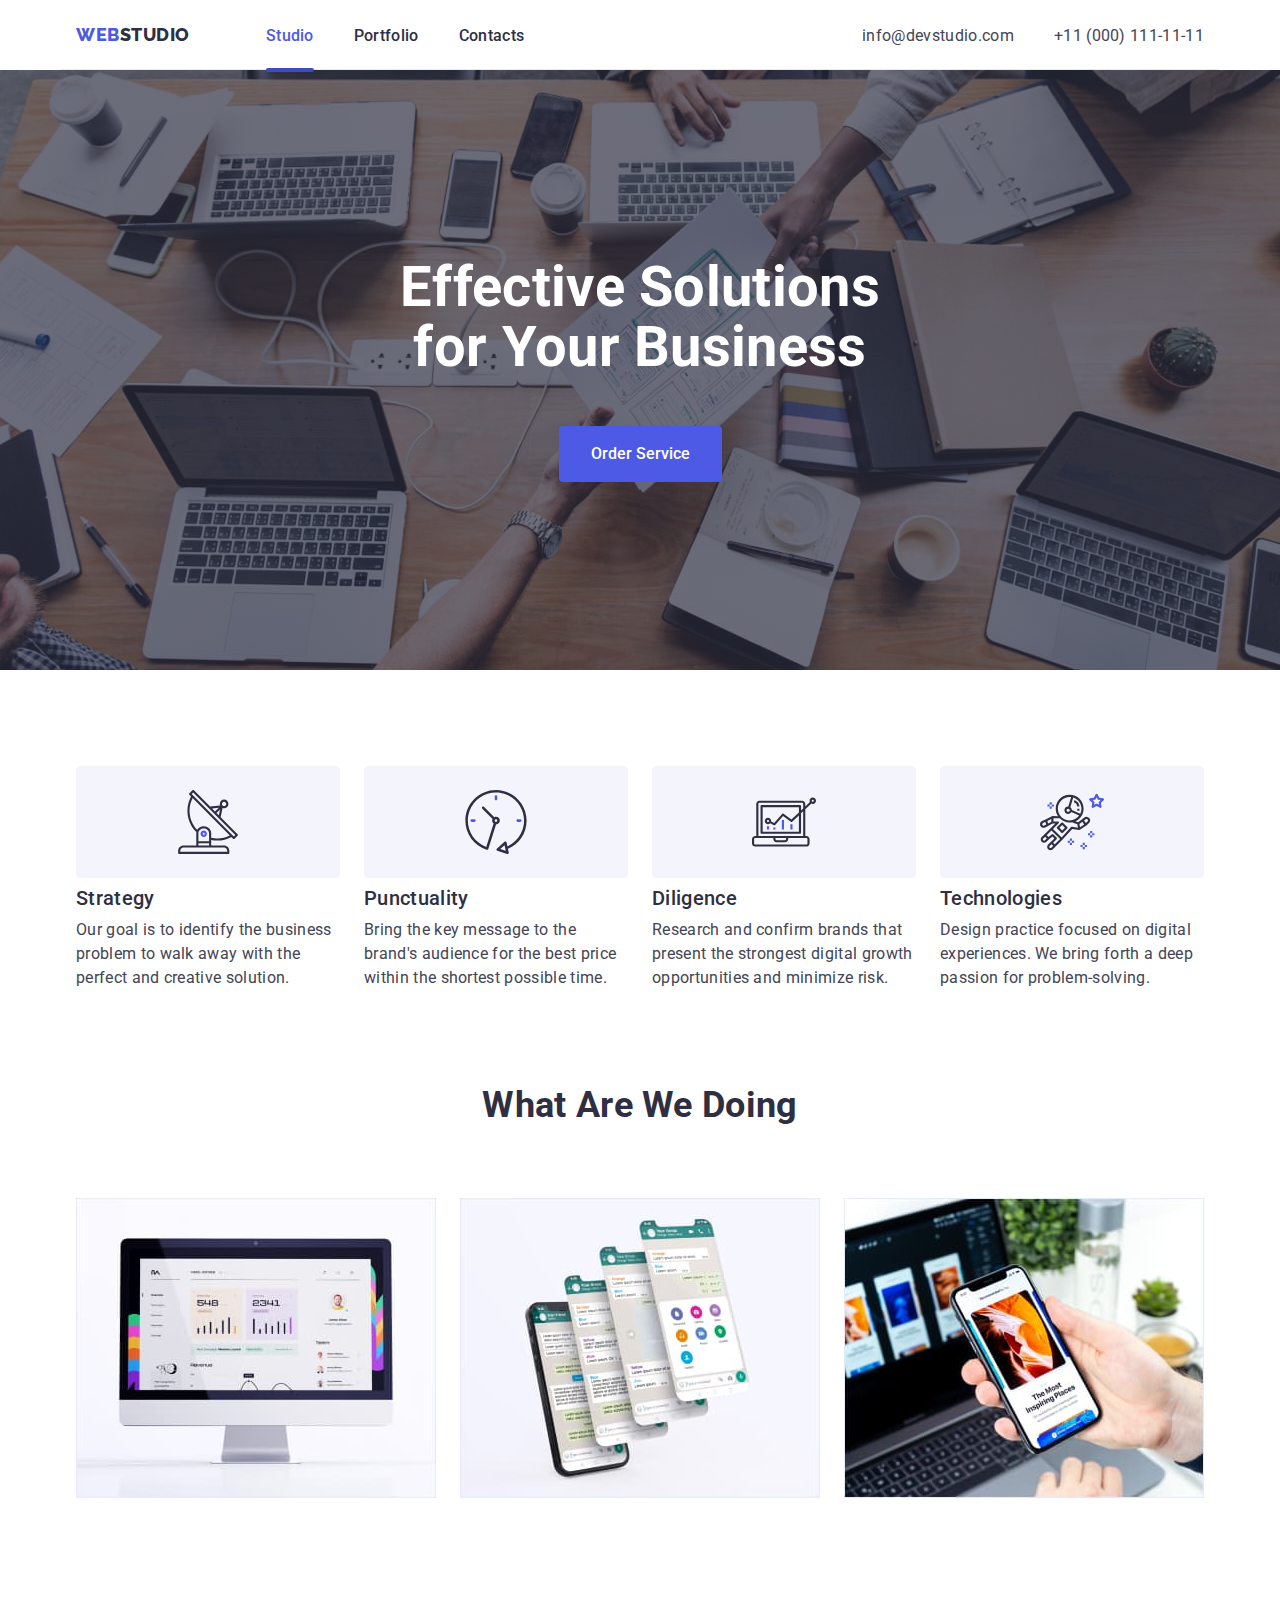
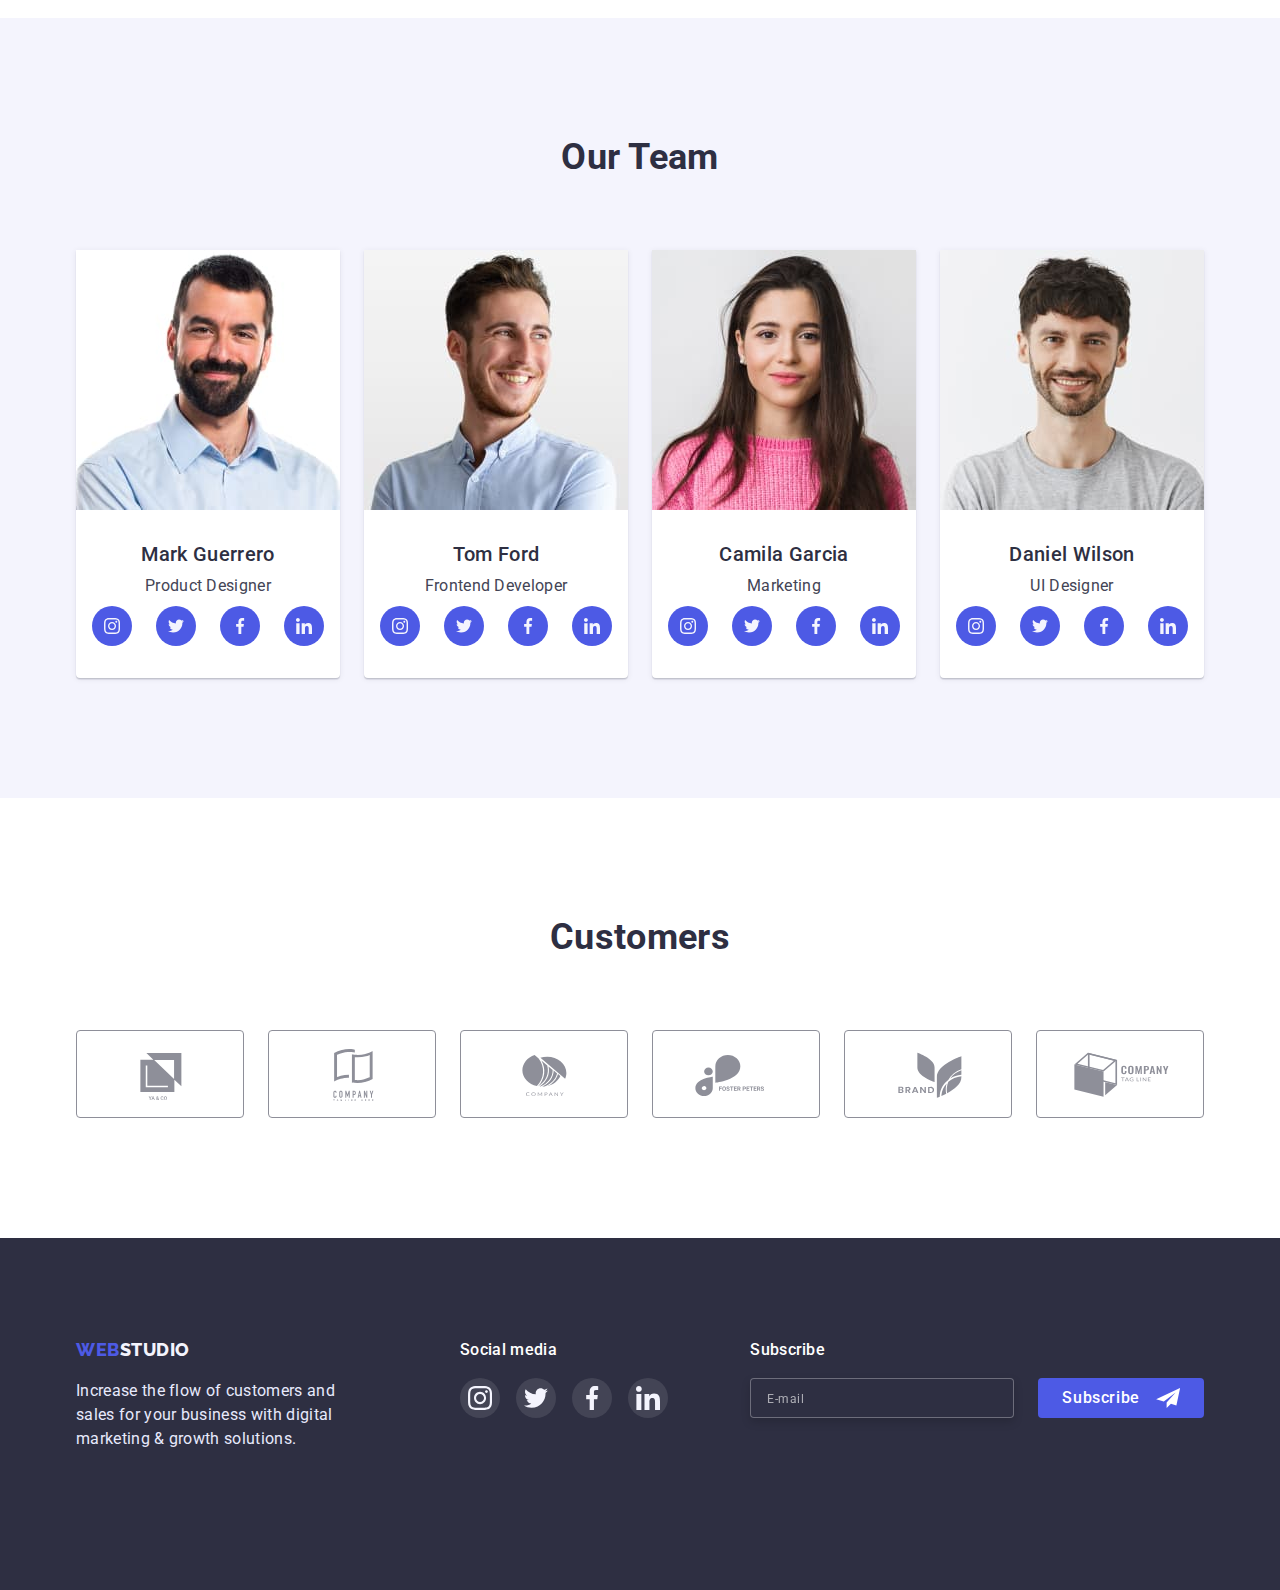
<file: index.html>
<!DOCTYPE html>
<html lang="en">
<head>
    <meta charset="UTF-8">
    <meta http-equiv="X-UA-Compatible" content="IE=edge">
    <meta name="viewport" content="width=device-width, initial-scale=1.0">
    <title>HomeWork7</title>
    <link href="https://fonts.googleapis.com/css2?family=Raleway:wght@700&family=Roboto:wght@400;500;700;900&display=swap" rel="stylesheet">
    <link rel="stylesheet" href="https://cdnjs.cloudflare.com/ajax/libs/modern-normalize/1.1.0/modern-normalize.min.css">
    <link rel="stylesheet" href="./css/styles.css">
    <link rel="stylesheet" href="./css/mobile.css">
    <link rel="stylesheet" href="./css/tablet.css">
    <link rel="stylesheet" href="./css/desktop.css">
    
</head>
<body>
    <header>
        <div class="header-div container">
            <nav class="header-div">
                <a href="./index.html" class="logo"><span class="logo-web">WEB</span>STUDIO</a>
                <ul class="site-nav list">
                    <li class="item current-li">
                        <a href="./index.html" class="link current">Studio
                            <div></div> 
                        </a>
                    </li>
                    <li class="item">
                        <a href="./portfolio.html" class="link">Portfolio
                            <div></div>
                        </a>
                    </li>
                    <li class="item">
                        <a href="" class="link">Contacts
                            <div></div>
                        </a>
                    </li>
                </ul>
            </nav>
            <ul class="info-nav list">
                <li class="li-inf item"><a href="meilto:info@devstudio.com" class="adress">info@devstudio.com</a></li>
                <li class="li-inf item"><a href="tel:+110001111111" class="adress">+11 (000) 111-11-11</a></li>
            </ul>
            <button type="button" class="menu-open" data-menu-open>
                <svg class="menu-open-icon" width="32" height="22">
                    <use href="./img/symbol-defs.svg#icon-hamburger"></use>
                </svg>
            </button>
        </div>
        <div class="mob-menu is-hidden" data-menu>
            <button type="button" class="menu-close" data-menu-close>
                <svg width="8px" height="8px"><use href="./img/symbol-defs.svg#icon-close"></use></svg>
            </button>
            <ul class="mob-menu-ul list">
                <li class="mob-menu-li menu-nav item">
                    <a href="./index.html" class="link current">Studio
                    </a>
                </li>
                <li class="mob-menu-li item">
                    <a href="./portfolio.html" class="link">Portfolio
                    </a>
                </li>
                <li class="mob-menu-li item">
                    <a href="" class="link">Contacts
                    </a>
                </li>
            </ul>
            <div>
                <ul class="list">
                    <li class="menu-tel item"><a href="tel:+110001111111" class="adress">+11 (000) 111-11-11</a></li>
                    <li class="menu-meil item"><a href="meilto:info@devstudio.com" class="adress">info@devstudio.com</a></li>
                </ul>
                <ul class="list menu-networks">
                    <li class="menu-li-icon"> 
                        <a class="menu-a-icon" href="">
                            <svg width="24px" height="24px"><use href="./img/symbol-defs.svg#icon-instagram"></use></svg>
                        </a>
                    </li>
                    <li class="menu-li-icon">
                        <a class="menu-a-icon" href="">
                            <svg width="24px" height="24px"><use href="./img/symbol-defs.svg#icon-twitter"></use></svg>
                        </a>
                    </li>
                    <li class="menu-li-icon">
                        <a class="menu-a-icon" href="">
                            <svg width="24px" height="24px"><use href="./img/symbol-defs.svg#icon-facebook"></use></svg>
                        </a>
                    </li>
                    <li class="menu-li-icon">
                        <a class="menu-a-icon" href="">
                            <svg width="24px" height="24px"><use href="./img/symbol-defs.svg#icon-linkedin"></use></svg>
                        </a>
                    </li>
                </ul>
            </div>
        </div>
    </header>
    <main>
        <div class="container"></div>
        <section class="hero">
            <h1 class="hero-title">Effective Solutions for Your Business</h1>
            <button data-modal-open type="button" class="hero-button">Order Service</button>
        </section>
        <div class="backdrop is-hidden" data-modal>
            <div class="modal">
                <button data-modal-close type="button" class="link close">
                    <svg width="8px" height="8px"><use href="./img/symbol-defs.svg#icon-close"></use></svg>
                </button>
                <form class="form-bd">
                    <p>Leave your contacts and we will call you back</p>
                        <label  class="label-name label-bd form-field-bd">
                            <span>Name</span>
                            <input type="text" name="name">
                            <svg class="form-icon" width="12px" height="12px"><use href="./img/symbol-defs.svg#icon-name"></use></svg>
                        </label>
                
                        <label class="label-bd form-field-bd">
                            <span>Phone</span>
                            <input type="tel" name="tel">
                            <svg class="form-icon" width="13px" height="13px"><use href="./img/symbol-defs.svg#icon-tel"></use></svg>
                        </label>
            
                        <label class="label-bd form-field-bd">
                            <span>Email</span>
                            <input type="email" name="mail">
                            <svg class="form-icon" width="15px" height="12px"><use href="./img/symbol-defs.svg#icon-mail"></use></svg>
                        </label>
                
                        <label class="label-bd label-bd-com form-field-bd">
                            <span>Comment</span>
                            <textarea name="comment" rows="8" placeholder="Text input"></textarea>
                        </label>
                
                        <label class="checkbox-label">
                            <input type="checkbox" name="checkbox" value="checkbox" class="checkbox">
                            <span class="che-icon"></span>
                            <span class="text-check">I accept the terms and conditions of the <a href=""> Privacy Policy</a></span>
                        </label>

                    <button type="submit">Send</button>
                </form>
            </div>
        </div>
        <section class="sect-skills">
            <div class="container skills">
                <h2 class="visually-hidden">skills</h2>
                <ul class="feature list">
                    <li class="li-feature">
                        <div class="sk-d-ic">
                            <svg width="64px" height="64px"><use href="./img/symbol-defs.svg#icon-antenna"></use></svg>
                        </div>
                        <h3 class="title">Strategy</h3>
                        <p class="sk-p">Our goal is to identify the business
                        problem to walk away with the perfect and creative solution. </p>
                    </li>
                    <li class="li-feature">
                        <div class="sk-d-ic">
                            <svg width="64px" height="64px"><use href="./img/symbol-defs.svg#icon-clock"></use></svg>
                        </div>
                        <h3 class="title">Punctuality</h3>
                        <p class="sk-p">Bring the key message to the brand's audience for the best price within the shortest possible time.</p>
                    </li>
                    <li class="li-feature">
                        <div class="sk-d-ic">
                            <svg width="64px" height="64px"><use href="./img/symbol-defs.svg#icon-diagram"></use></svg>
                        </div>
                        <h3 class="title">Diligence</h3>
                        <p class="sk-p">Research and confirm brands that present the strongest digital growth opportunities and minimize risk.</p>
                    </li>
                    <li class="li-feature">
                        <div class="sk-d-ic">
                            <svg width="64px" height="64px"><use href="./img/symbol-defs.svg#icon-astronaut"></use></svg>
                        </div>
                        <h3 class="title">Technologies</h3>
                        <p class="sk-p">Design practice focused on digital experiences. We bring forth a deep passion for problem-solving.</p>
                    </li>
                </ul>
            </div>
        </section>
        <section class="select-wad">
            <div class="container">
                <h2 class="section-title capitalize">What are we doing</h2>
                <ul class="list doing">
                    <li class="li-doing"><img 
                        src="./img/one.jpg" alt="one" 
                        srcset="./img/one.jpg 1x, ./img/one-2x.jpg 2x"
                        width="360" height="300"></li>
                    <li class="li-doing"><img 
                        src="./img/two.jpg" alt="two" 
                        srcset="./img/two.jpg 1x, ./img/two-2x.jpg 2x"
                        width="360" height="300"></li>
                    <li class="li-doing"><img 
                        src="./img/three.jpg" alt="three" 
                        srcset="./img/three.jpg 1x, ./img/three-2x.jpg 2x"
                        width="360" height="300"></li>
                </ul>
            </div>
        </section>
        <section class="section-team">
            <div class="container">
                <h2 class="section-title">Our Team</h2>
            <ul class="team list">
                <li class="li-team">
                    <img 
                    src="./img/markguerrero.jpg" alt="Mark Guerrero"
                    srcset="./img/markguerrero.jpg 1x, ./img/markguerrero-2x.jpg 2x"
                    width="264" height="260">
                    <div class="team-name">
                        <h3 class="title">Mark Guerrero</h3>
                        <p>Product Designer</p>
                    <ul class="list team-networks">
                        <li class="team-li-icon"> 
                            <a class="team-a-icon" href="">
                                <svg width="16px" height="16px"><use href="./img/symbol-defs.svg#icon-instagram"></use></svg>
                            </a>
                        </li>
                        <li class="team-li-icon">
                            <a class="team-a-icon" href="">
                                <svg width="16px" height="16px"><use href="./img/symbol-defs.svg#icon-twitter"></use></svg>
                            </a>
                        </li>
                        <li class="team-li-icon">
                            <a class="team-a-icon" href="">
                                <svg width="16px" height="16px"><use href="./img/symbol-defs.svg#icon-facebook"></use></svg>
                            </a>
                        </li>
                        <li class="team-li-icon">
                            <a class="team-a-icon" href="">
                                <svg width="16px" height="16px"><use href="./img/symbol-defs.svg#icon-linkedin"></use></svg>
                            </a>
                        </li>
                    </ul>
                    </div>
                </li>
                <li class="li-team">
                    <img 
                    src="./img/tomford.jpg" alt="Tom Ford" 
                    srcset="./img/tomford.jpg 1x, ./img/tomford-2x.jpg 2x"
                    width="264" height="260">
                    <div class="team-name">
                        <h3 class="title">Tom Ford</h3>
                        <p>Frontend Developer</p>
                        <ul class="list team-networks">
                            <li class="team-li-icon"> 
                                <a class="team-a-icon" href="">
                                    <svg width="16px" height="16px"><use href="./img/symbol-defs.svg#icon-instagram"></use></svg>
                                </a>
                            </li>
                            <li class="team-li-icon">
                                <a class="team-a-icon" href="">
                                    <svg width="16px" height="16px"><use href="./img/symbol-defs.svg#icon-twitter"></use></svg>
                                </a>
                            </li>
                            <li class="team-li-icon">
                                <a class="team-a-icon" href="">
                                    <svg width="16px" height="16px"><use href="./img/symbol-defs.svg#icon-facebook"></use></svg>
                                </a>
                            </li>
                            <li class="team-li-icon">
                                <a class="team-a-icon" href="">
                                    <svg width="16px" height="16px"><use href="./img/symbol-defs.svg#icon-linkedin"></use></svg>
                                </a>
                            </li>
                        </ul>
                    </div>
                </li>
                <li class="li-team">
                    <img 
                    src="./img/camilagarcia.jpg" alt="Camila Garcia" 
                    srcset="./img/camilagarcia.jpg 1x, ./img/camilagarcia-2x.jpg 2x"
                    width="264" height="260">
                    <div class="team-name">
                        <h3 class="title">Camila Garcia</h3>
                        <p>Marketing</p>
                        <ul class="list team-networks">
                            <li class="team-li-icon"> 
                                <a class="team-a-icon" href="">
                                    <svg width="16px" height="16px"><use href="./img/symbol-defs.svg#icon-instagram"></use></svg>
                                </a>
                            </li>
                            <li class="team-li-icon">
                                <a class="team-a-icon" href="">
                                    <svg width="16px" height="16px"><use href="./img/symbol-defs.svg#icon-twitter"></use></svg>
                                </a>
                            </li>
                            <li class="team-li-icon">
                                <a class="team-a-icon" href="">
                                    <svg width="16px" height="16px"><use href="./img/symbol-defs.svg#icon-facebook"></use></svg>
                                </a>
                            </li>
                            <li class="team-li-icon">
                                <a class="team-a-icon" href="">
                                    <svg width="16px" height="16px"><use href="./img/symbol-defs.svg#icon-linkedin"></use></svg>
                                </a>
                            </li>
                        </ul>
                    </div>
                </li>
                <li class="li-team">
                    <img 
                    src="./img/danielwilson.jpg" alt="Daniel Wilson" 
                    srcset="./img/danielwilson.jpg 1x, ./img/danielwilson-2x.jpg 2x"
                    width="264" height="260">
                    <div class="team-name">
                        <h3 class="title">Daniel Wilson</h3>
                        <p>UI Designer</p>
                        <ul class="list team-networks">
                            <li class="team-li-icon"> 
                                <a class="team-a-icon" href="">
                                    <svg width="16px" height="16px"><use href="./img/symbol-defs.svg#icon-instagram"></use></svg>
                                </a>
                            </li>
                            <li class="team-li-icon">
                                <a class="team-a-icon" href="">
                                    <svg width="16px" height="16px"><use href="./img/symbol-defs.svg#icon-twitter"></use></svg>
                                </a>
                            </li>
                            <li class="team-li-icon">
                                <a class="team-a-icon" href="">
                                    <svg width="16px" height="16px"><use href="./img/symbol-defs.svg#icon-facebook"></use></svg>
                                </a>
                            </li>
                            <li class="team-li-icon">
                                <a class="team-a-icon" href="">
                                    <svg width="16px" height="16px"><use href="./img/symbol-defs.svg#icon-linkedin"></use></svg>
                                </a>
                            </li>
                        </ul>
                    </div>
                </li>
            </ul>
            </div>
        </section>
        <section class="margin-top customers container">
            <h2 class="section-title customers-title">Customers</h2>
            <ul class="list customers-ul">
                <li class="customers-li">
                    <a class="customers-a" href="">
                        <svg class="customers-icon" width="104px" height="56px"><use href="./img/symbol-defs.svg#icon-logoone"></use></svg>
                    </a>
                </li>
                <li class="customers-li">
                    <a class="customers-a" href="">
                        <svg class="customers-icon" width="104px" height="56px"><use href="./img/symbol-defs.svg#icon-logotwo"></use></svg>
                    </a>
                </li>
                <li class="customers-li">
                    <a class="customers-a" href="">
                        <svg class="customers-icon" width="104px" height="56px"><use href="./img/symbol-defs.svg#icon-logothree"></use></svg>
                    </a>
                </li>
                <li class="customers-li">
                    <a class="customers-a" href="">
                        <svg class="customers-icon" width="104px" height="56px"><use href="./img/symbol-defs.svg#icon-logofour"></use></svg>
                    </a>
                </li>
                <li class="customers-li">
                    <a class="customers-a" href="">
                        <svg class="customers-icon" width="104px" height="56px"><use href="./img/symbol-defs.svg#icon-logofive"></use></svg>
                    </a>
                </li>
                <li class="customers-li">
                    <a class="customers-a" href="">
                        <svg class="customers-icon" width="104px" height="56px"><use href="./img/symbol-defs.svg#icon-logosix"></use></svg>
                    </a>
                </li>
            </ul>
        </section>
    </main>
    <footer class="footer">
        <div class="container foot-div ">
            <div class="d-footer">
                <a href="index.html" class="logo"><span  class="logo-web">WEB</span>STUDIO</a>
            <p class="text">Increase the flow of customers and sales for your business with digital marketing & growth solutions.</p>
            </div>
            <div class="foot-d-two">
                <p class="media-p">Social media</p>
                <ul class="list foot-ul">
                    <li class="foot-li">
                        <a class="foot-a" href="">
                            <svg width="24px" height="24px"><use href="./img/symbol-defs.svg#icon-instagram"></use></svg>
                        </a>
                    </li>
                    <li class="foot-li">
                        <a class="foot-a" href="">
                            <svg width="24px" height="24px"><use href="./img/symbol-defs.svg#icon-twitter"></use></svg>
                        </a>
                    </li>
                    <li class="foot-li">
                        <a class="foot-a" href="">
                            <svg width="24px" height="24px"><use href="./img/symbol-defs.svg#icon-facebook"></use></svg>
                        </a>
                    </li>
                    <li class="foot-li">
                        <a class="foot-a" href="">
                            <svg width="24px" height="24px"><use href="./img/symbol-defs.svg#icon-linkedin"></use></svg>
                        </a>
                    </li>
                </ul>
            </div>
            <div class="foot-d-three">
                <p class="media-p">Subscribe</p>
                <form class="form-f">
                    <input type="mail" name="mail" id="mail" placeholder="E-mail">
                    <button type="submit">Subscribe
                        <svg><use href="./img/symbol-defs.svg#icon-send"></use></svg>
                    </button>
                </form>
            </div>
        </div>
    </footer>

    <script src="./js/modal.js"></script>
    <script src="./js/menu.js"></script>
</body>
</html>
</file>
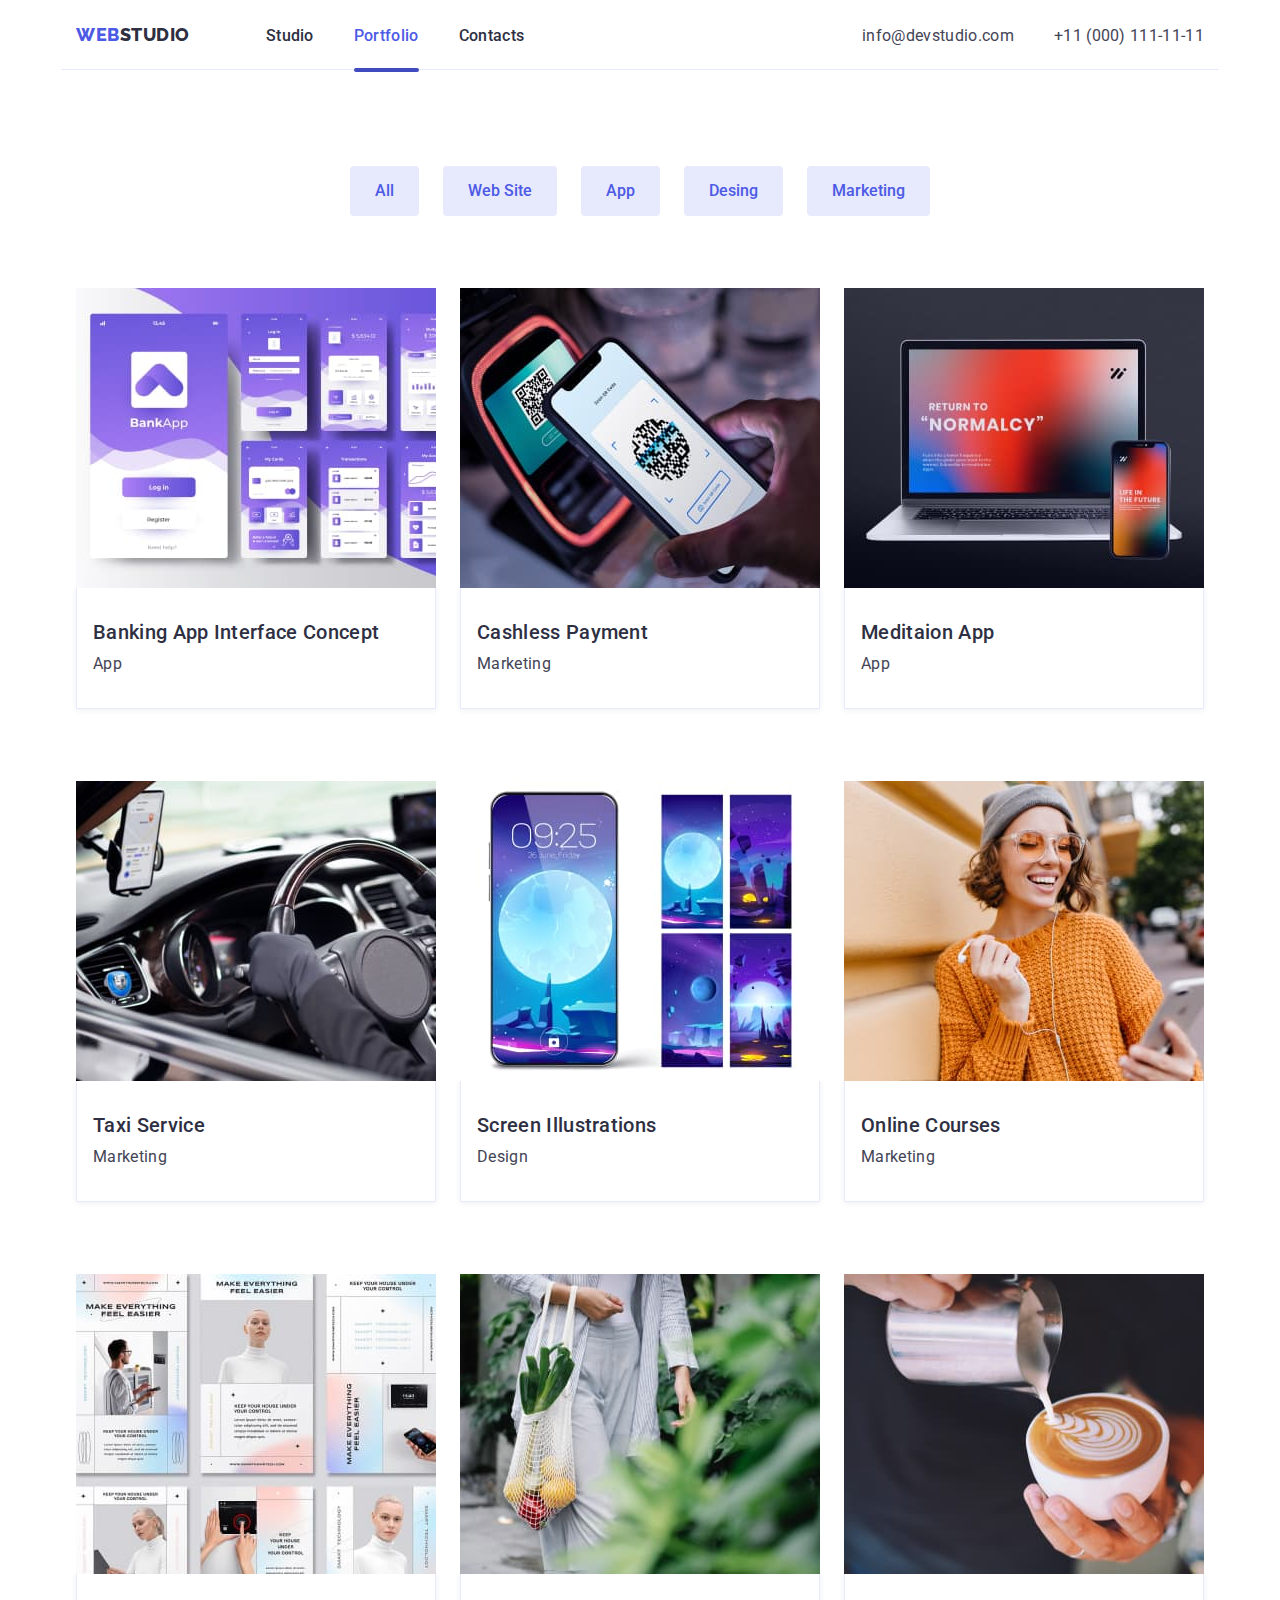
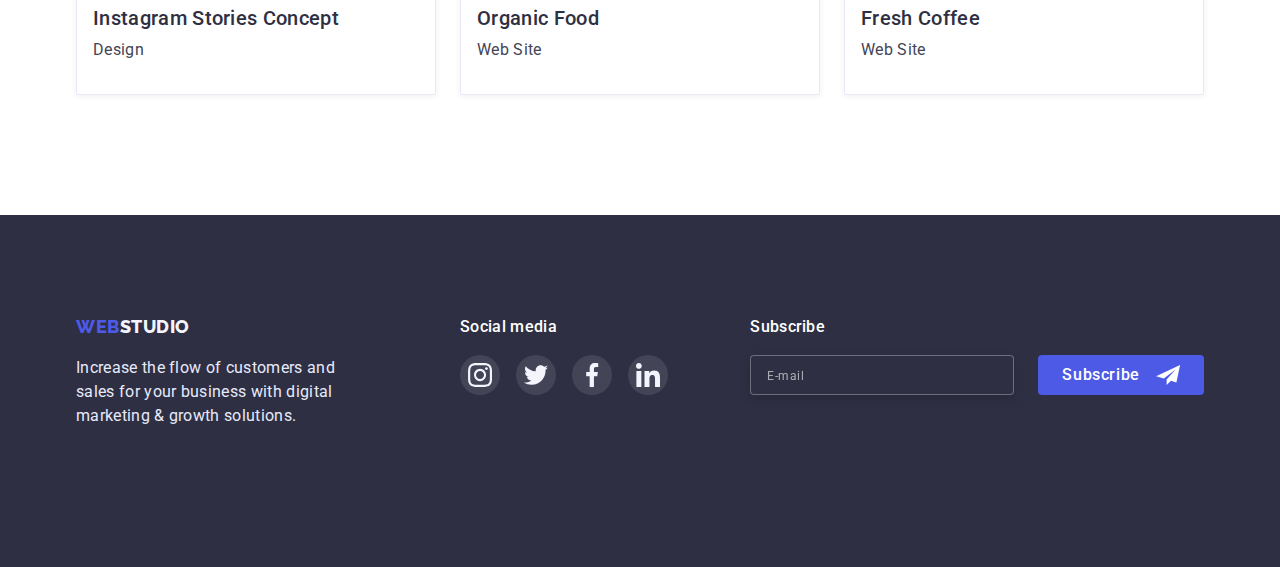
<file: portfolio.html>
<!DOCTYPE html>
<html lang="en">
<head>
    <meta charset="UTF-8">
    <meta http-equiv="X-UA-Compatible" content="IE=edge">
    <meta name="viewport" content="width=device-width, initial-scale=1.0">
    <title>Portfolio</title>
    <link href="https://fonts.googleapis.com/css2?family=Raleway:wght@700&family=Roboto:wght@400;500;700;900&display=swap" rel="stylesheet">
    <link rel="stylesheet" href="https://cdnjs.cloudflare.com/ajax/libs/modern-normalize/1.1.0/modern-normalize.min.css">
    <link rel="stylesheet" href="./css/styles.css">
    <link rel="stylesheet" href="./css/mobile.css">
    <link rel="stylesheet" href="./css/tablet.css">
    <link rel="stylesheet" href="./css/desktop.css">
</head>
<body>
    <header>
        <div class="header-div container">
            <nav class="header-div">
                <a href="./index.html" class="logo"><span class="logo-web">WEB</span>STUDIO</a>
                <ul class="site-nav list">
                    <li class="item">
                        <a href="./index.html" class="link">Studio
                            <div></div> 
                        </a>
                    </li>
                    <li class="item current-li">
                        <a href="./portfolio.html" class="link current">Portfolio
                            <div></div>
                        </a>
                    </li>
                    <li class="item">
                        <a href="" class="link">Contacts
                            <div></div>
                        </a>
                    </li>
                </ul>
            </nav>
            <ul class="info-nav list">
                <li class="li-inf item"><a href="meilto:info@devstudio.com" class="adress">info@devstudio.com</a></li>
                <li class="li-inf item"><a href="tel:+110001111111" class="adress">+11 (000) 111-11-11</a></li>
            </ul>
            <button type="button" class="menu-open" data-menu-open>
                <svg class="menu-open-icon" width="32" height="22">
                    <use href="./img/symbol-defs.svg#icon-hamburger"></use>
                </svg>
            </button>
        </div>
        <div class="mob-menu is-hidden" data-menu>
            <button type="button" class="menu-close" data-menu-close>
                <svg width="8px" height="8px"><use href="./img/symbol-defs.svg#icon-close"></use></svg>
            </button>
            <ul class="mob-menu-ul list">
                <li class="mob-menu-li item">
                    <a href="./index.html" class="link current">Studio
                    </a>
                </li>
                <li class="mob-menu-li item menu-nav">
                    <a href="./portfolio.html" class="link">Portfolio
                    </a>
                </li>
                <li class="mob-menu-li item">
                    <a href="" class="link">Contacts
                    </a>
                </li>
            </ul>
            <div>
                <ul class="list">
                    <li class="menu-tel item"><a href="tel:+110001111111" class="adress">+11 (000) 111-11-11</a></li>
                    <li class="menu-meil item"><a href="meilto:info@devstudio.com" class="adress">info@devstudio.com</a></li>
                </ul>
                <ul class="list menu-networks">
                    <li class="menu-li-icon"> 
                        <a class="menu-a-icon" href="">
                            <svg width="24px" height="24px"><use href="./img/symbol-defs.svg#icon-instagram"></use></svg>
                        </a>
                    </li>
                    <li class="menu-li-icon">
                        <a class="menu-a-icon" href="">
                            <svg width="24px" height="24px"><use href="./img/symbol-defs.svg#icon-twitter"></use></svg>
                        </a>
                    </li>
                    <li class="menu-li-icon">
                        <a class="menu-a-icon" href="">
                            <svg width="24px" height="24px"><use href="./img/symbol-defs.svg#icon-facebook"></use></svg>
                        </a>
                    </li>
                    <li class="menu-li-icon">
                        <a class="menu-a-icon" href="">
                            <svg width="24px" height="24px"><use href="./img/symbol-defs.svg#icon-linkedin"></use></svg>
                        </a>
                    </li>
                </ul>
            </div>
        </div>
    </header>
    <main>
        <section class="page">
            <div class="container">
                <h1 class="visually-hidden">photo</h1>
                <ul class="list port-but">
                    <li class="li-port-but"><button type="button" class="p-button">All</button></li>
                    <li class="li-port-but"><button type="button" class="p-button">Web Site</button></li>
                    <li class="li-port-but"><button type="button" class="p-button">App</button></li>
                    <li class="li-port-but"><button type="button" class="p-button">Desing</button></li>
                    <li class="li-port-but"><button type="button" class="p-button">Marketing</button></li>
                </ul>
                <ul class="list photo">
                    <li class="photo-style">
                        <a href="" class="emphasis-off">
                            <div class="port-animat">
                                <img src="./img/bankingappinterfaceconcept.jpg" alt="Banking App Interface Concept" width="360" height="300">
                                <p>14 Stylish and User-Friendly App Design Concepts · Task Manager App · Calorie Tracker App · Exotic Fruit Ecommerce App · Cloud Storage App</p>
                            </div>
                            <div class="partf-div">
                                <h2 class="port-title">Banking App Interface Concept</h2>
                                <p class="port-p">App</p>
                            </div>
                        </a>
                    </li>
                    <li class="photo-style">
                        <a href="" class="emphasis-off">
                            <div class="port-animat">
                                <img src="./img/cashlesspayment.jpg" alt="Cashless Payment" width="360" height="300">
                                <p>14 Stylish and User-Friendly App Design Concepts · Task Manager App · Calorie Tracker App · Exotic Fruit Ecommerce App · Cloud Storage App</p>
                            </div>
                            <div class="partf-div">
                                <h2 class="port-title">Cashless Payment</h2>
                                <p class="port-p">Marketing</p>
                            </div>
                        </a>
                    </li>
                    <li class="photo-style">
                        <a href="" class="emphasis-off">
                            <div class="port-animat">
                                <img src="./img/meditaionapp.jpg" alt="Meditaion App" width="360" height="300">
                                <p>14 Stylish and User-Friendly App Design Concepts · Task Manager App · Calorie Tracker App · Exotic Fruit Ecommerce App · Cloud Storage App</p>
                            </div>
                            <div class="partf-div">
                                <h2 class="port-title">Meditaion App</h2>
                                <p class="port-p">App</p>
                            </div>
                        </a>
                    </li>
                    <li class="photo-style">
                        <a href="" class="emphasis-off">
                            <div class="port-animat">
                                <img src="./img/taxiservice.jpg" alt="Taxi Service" width="360" height="300">
                                <p>14 Stylish and User-Friendly App Design Concepts · Task Manager App · Calorie Tracker App · Exotic Fruit Ecommerce App · Cloud Storage App</p>
                            </div>
                            <div class="partf-div">
                                <h2 class="port-title">Taxi Service</h2>
                                <p class="port-p">Marketing</p>
                            </div>
                        </a>
                    </li>
                    <li class="photo-style">
                        <a href="" class="emphasis-off">
                            <div class="port-animat">
                                <img src="./img/screenillustrations.jpg" alt="Screen Illustrations" width="360" height="300">
                                <p>14 Stylish and User-Friendly App Design Concepts · Task Manager App · Calorie Tracker App · Exotic Fruit Ecommerce App · Cloud Storage App</p>
                            </div>
                            <div class="partf-div">
                                <h2 class="port-title">Screen Illustrations</h2>
                                <p class="port-p">Design</p>
                            </div>
                        </a>
                    </li>
                    <li class="photo-style">
                        <a href="" class="emphasis-off">
                            <div class="port-animat">
                                <img src="./img/onlinecourses.jpg" alt="Online Courses" width="360" height="300">
                                <p>14 Stylish and User-Friendly App Design Concepts · Task Manager App · Calorie Tracker App · Exotic Fruit Ecommerce App · Cloud Storage App</p>
                            </div>
                            <div class="partf-div">
                                <h2 class="port-title">Online Courses</h2>
                                <p class="port-p">Marketing</p>
                            </div>
                        </a>
                    </li>
                    <li class="photo-style">
                        <a href="" class="emphasis-off">
                            <div class="port-animat">
                                <img src="./img/instagramstoriesconcept.jpg" alt="Instagram Stories Concept" width="360" height="300">
                                <p>14 Stylish and User-Friendly App Design Concepts · Task Manager App · Calorie Tracker App · Exotic Fruit Ecommerce App · Cloud Storage App</p>
                            </div>
                            <div class="partf-div">
                                <h2 class="port-title">Instagram Stories Concept</h2>
                                <p class="port-p">Design</p>
                            </div>
                        </a>
                    </li>
                    <li class="photo-style">
                        <a href="" class="emphasis-off">
                            <div class="port-animat">
                                <img src="./img/organicfood.jpg" alt="Organic Food" width="360" height="300">
                                <p>14 Stylish and User-Friendly App Design Concepts · Task Manager App · Calorie Tracker App · Exotic Fruit Ecommerce App · Cloud Storage App</p>
                            </div>
                            <div class="partf-div">
                                <h2 class="port-title">Organic Food</h2>
                                <p class="port-p">Web Site</p>
                            </div>
                        </a>
                    </li>
                    <li class="photo-style">
                        <a href="" class="emphasis-off">
                            <div class="port-animat">
                                <img src="./img/freshcoffee.jpg" alt="Fresh Coffee" width="360" height="300">
                                <p>14 Stylish and User-Friendly App Design Concepts · Task Manager App · Calorie Tracker App · Exotic Fruit Ecommerce App · Cloud Storage App</p>
                            </div>
                            <div class="partf-div">
                                <h2 class="port-title">Fresh Coffee</h2>
                                <p class="port-p">Web Site</p>
                            </div>
                        </a>
                    </li>
                </ul>
            </div>
        </section>
    </main>
    <footer class="footer">
        <div class="container foot-div">
            <div class="d-footer">
                <a href="index.html" class="logo"><span  class="logo-web">WEB</span>STUDIO</a>
            <p class="text">Increase the flow of customers and sales for your business with digital marketing & growth solutions.</p>
            </div>
            <div class="foot-d-two">
                <p class="media-p">Social media</p>
                <ul class="list foot-ul">
                    <li class="foot-li">
                        <a class="foot-a" href="">
                            <svg width="24px" height="24px"><use href="./img/symbol-defs.svg#icon-instagram"></use></svg>
                        </a>
                    </li>
                    <li class="foot-li">
                        <a class="foot-a" href="">
                            <svg width="24px" height="24px"><use href="./img/symbol-defs.svg#icon-twitter"></use></svg>
                        </a>
                    </li>
                    <li class="foot-li">
                        <a class="foot-a" href="">
                            <svg width="24px" height="24px"><use href="./img/symbol-defs.svg#icon-facebook"></use></svg>
                        </a>
                    </li>
                    <li class="foot-li">
                        <a class="foot-a" href="">
                            <svg width="24px" height="24px"><use href="./img/symbol-defs.svg#icon-linkedin"></use></svg>
                        </a>
                    </li>
                </ul>
            </div>
            <div class="foot-d-three">
                <p class="media-p">Subscribe</p>
                <form class="form-f">
                    <input type="mail" name="mail" id="mail" placeholder="E-mail">
                    <button type="submit">Subscribe
                        <svg><use href="./img/symbol-defs.svg#icon-send"></use></svg>
                    </button>
                </form>
            </div>
        </div>
    </footer>
</body>
<script src="./js/menu.js"></script>
</html>
</file>
<file: css/styles.css>
:root {
    --title-text-color: #434455;
    --accent-color: #2E2F42;
    --white: #FFFFFF;
    --selection: #4D5AE5;
    --fdwhite: #F4F4FD;
    --fcwhite: #E7E9FC;
    --hero-button: #404BBF;
    --header-shadow: #E7E9FC;
    --customers-icon: #8e8f99;

}

body {
    background-color: var(--white);
    color: var(--title-text-color);

    font-family: "Roboto", sans-serif;
    letter-spacing: 0.02em;
    font-weight: 400;
    font-size: 16px;
    line-height: 1.5;
}

/* Приховання заголовків*/
.visually-hidden {
    position: absolute;
    white-space: nowrap;
    width: 1px;
    height: 1px;
    overflow: hidden;
    border: 0;
    padding: 0;
    clip: rect(0 0 0 0);
    clip-path: inset(50%);
    margin: -1px;
} 

/* робота зі списками */
.list {
    padding: 0;
    margin: 0;
    list-style: none;
}

img {
    display: block;
    width: 100%;
    height: auto;
}
.container {
    margin-left: auto;
    margin-right: auto;
    /* width: 1158px; */
    padding-left: 15px;
    padding-right: 15px;
    /* outline: 2px solid tomato; */
}
.no-scroll {
    overflow: hidden;
}
/* header */
.header-div {
    /* padding-left: 15px;
    padding-right: 15px; */
    height: 70px;
    display: flex;
    justify-content: space-between;
    align-items: center;
    border-bottom: 1px solid var(--header-shadow);
}

/* logo */
.logo {
    color: var(--accent-color);

    font-family: "Raleway", sans-serif;
    letter-spacing: 0.03em;
    font-weight: 800;
    font-size: 18px;
    line-height: 1.33;
    text-decoration: none;


}
.logo-web {
    color: var(--selection);

    font-family: "Raleway", sans-serif;
}


.site-nav {
    display: none;
}


.info-nav{
    display: none;
}


/* кнопка меню мобайл */
.menu-open {
    width: 32px;
    height: 22px;
    padding: 0%;
    background-color: transparent;
    border: 0;
    cursor: pointer;
}
.menu-open-icon {
    stroke: var(--accent-color);
}
.menu-open:focus .menu-open-icon {
    stroke: var(--selection);
}
.mob-menu {
    position: fixed;
    top: 0;
    z-index: 1;
    width: 100%;
    height: 100%;
    padding: 40px;
    background-color: var(--white);
    display: flex;
    flex-direction: column;
    justify-content: space-between;
    overflow: auto;
    opacity: 1;

    transition: opacity 250ms cubic-bezier(0.4, 0, 0.2, 1);
}
.mob-menu.is-hidden {
    opacity: 0;
    pointer-events: none;
}
.menu-close {
    position: absolute;
    display: flex;
    justify-content: center;
    align-items: center;
    top: 40px;
    right: 40px;
    

    width: 24px;
    height: 24px;
    
    background-color: var(--fcwhite);
    border: 1px solid rgba(0, 0, 0, 0.1);
    border-radius: 50%;
    cursor: pointer;

    transition: background-color 250ms cubic-bezier(0.4, 0, 0.2, 1), border-color 250ms cubic-bezier(0.4, 0, 0.2, 1);
}
.menu-close svg {
    fill: #000;

    transition: fill 250ms cubic-bezier(0.4, 0, 0.2, 1);
}
.menu-close:hover, .menu-close:focus {
    background-color: var(--hero-button);
    border-color: var(--hero-button);
}
.menu-close:hover svg, .menu-close:focus svg {
    fill: var(--white);
}
.mob-menu-ul {
    margin-top: 40px;
    margin-bottom: 10px;
}
.mob-menu-li:not(:last-child) {
    margin-bottom: 40px;
}
.mob-menu-li a {
    color: var(--accent-color);
    font-weight: 700;
    font-size: 36px;
    line-height: 1.11;
    letter-spacing: 0.02em;
    text-decoration: none;
}
.mob-menu-li a:focus  {
    color: var(--hero-button);
}
.menu-nav a {
    color: var(--hero-button);
}.menu-tel {
    margin-bottom: 40px;
}
.menu-tel a {
    font-size: 8vw;
    font-weight: 600;
    line-height: 1.11;
    letter-spacing: 0.01em;
    color: var(--selection);
    text-decoration: none;
}
.menu-meil a {
    font-weight: 500;
    font-size: 20px;
    line-height: 1.2;
    letter-spacing: 0.02em;
    text-decoration: none;
    color: #434455;
}
.menu-meil {
    margin-bottom: 48px;
}
.menu-networks {
    display: flex;
}

.menu-li-icon {
    width: 40px;
    height: 40px;
}
.menu-li-icon:not(:last-child) {
    margin-right: 56px;
}
.menu-a-icon {
    display: flex;
    background-color: var(--selection);
    border-radius: 50%;
    width: 100%;
    height: 100%;
    justify-content: center;
    align-items: center;

    transition: background-color 250ms cubic-bezier(0.4, 0, 0.2, 1);
}
.team-a-icon:hover, .team-a-icon:focus {
    background-color: var(--hero-button);
}



/* title */
.section-title {
    color: var(--accent-color);

    font-weight: 700;
    font-size: 36px;
    line-height: 1.11;
    text-align: center;
}

/* backdrop */
.backdrop {
    position: fixed;
    top: 0;
    left: 0;
    width: 100%;
    height: 100%;
    background-color: rgba(46, 47, 66, 0.4);
    opacity: 1;

    transition: opacity 250ms cubic-bezier(0.4, 0, 0.2, 1);
}
.backdrop.is-hidden {
    opacity: 0;
    pointer-events: none;
}
.modal {

    padding: 72px 16px 24px;
    position: absolute;
    top: 50%;
    left: 50%;
    transform: translate(-50%, -50%);
    width: 100%;
    background: #FCFCFC;
    box-shadow: 0px 1px 1px rgba(0, 0, 0, 0.14), 0px 1px 3px rgba(0, 0, 0, 0.12), 0px 2px 1px rgba(0, 0, 0, 0.2);
    border-radius: 4px;
}
.modal button.close {
    position: absolute;
    display: flex;
    justify-content: center;
    align-items: center;
    top: 24px;
    right: 24px;
    

    width: 24px;
    height: 24px;
    
    background-color: var(--fcwhite);
    border: 1px solid rgba(0, 0, 0, 0.1);
    border-radius: 50%;
    cursor: pointer;

    transition: background-color 250ms cubic-bezier(0.4, 0, 0.2, 1), border-color 250ms cubic-bezier(0.4, 0, 0.2, 1);
}
.modal button.close svg {
    fill: #000;

    transition: fill 250ms cubic-bezier(0.4, 0, 0.2, 1);
}
.modal button.close:hover, .modal button.close:focus {
    background-color: var(--hero-button);
    border-color: var(--hero-button);
}
.modal button.close:hover svg, .modal button.close:focus svg {
    fill: var(--white);
}

.form-bd p {
    margin: 0 0 14px;
    text-align: center;
    letter-spacing: 0.02em;

    color: var(--accent-color);

    font-weight: 500;
    font-size: 16px;
    line-height: 1.5;
}
.form-field-bd {
    position: relative;
    display: flex;
    flex-direction: column;
    margin-bottom: 8px;
}
.label-bd {
    margin-bottom: 8px;

    color: #8E8F99;

    font-weight: 400;
    font-size: 12px;
    line-height: 1.167;  
    letter-spacing: 0.01em;
}
.label-bd-com {
    margin-bottom: 16px;
}

.label-name {
    line-height: 1.33; 
    letter-spacing: 0.04em;
}
.form-field-bd span {
    margin-bottom: 4px;
}
.form-field-bd textarea {
    margin: 0%;
    padding: 8px 16px;
    width: 360px;
    height: 120px;
}
.form-field-bd textarea::placeholder {
    color: rgba(117, 117, 117, 0.5);

    letter-spacing: 0.04em;
    font-weight: 400;
    font-size: 12px;
    line-height: 1.33;
}

.form-field-bd input {
    width: 100%;
    padding: 0 0 0 38px;
    height: 40px;
    margin: 0;
}
.form-field-bd textarea, .form-field-bd input {
    letter-spacing: 0.04em;
    font-weight: 400;
    font-size: 12px;
    line-height: 1.33;

    border: 1px solid rgba(33, 33, 33, 0.2);
    outline: 1px solid rgba(33, 33, 33, 0.2);
    border-radius: 4px;

    transition: border 250ms cubic-bezier(0.4, 0, 0.2, 1), outline 250ms cubic-bezier(0.4, 0, 0.2, 1);
}
.form-icon {
    top: 55%;
    left: 19px;
    position: absolute;
    fill: #2E2F42;

    transition: fill 250ms cubic-bezier(0.4, 0, 0.2, 1);
}

.form-field-bd textarea:hover,
.form-field-bd textarea:focus, 
.form-field-bd input:focus,
.form-field-bd input:hover {
    border: 1px solid var(--selection);
    outline: 1px solid var(--selection);
}
.form-field-bd input:focus + .form-icon,
.form-field-bd input:hover + .form-icon{
    fill: var(--selection);
}
textarea {
    margin-bottom: 16px;
    resize: none;
}

/* checkbox */
.checkbox-label {
    display: flex;
    cursor: pointer;
}
.text-check {
    color: #757575;
    font-weight: 400;
    font-size: 12px;
    line-height: 1.33;
    letter-spacing: 0.04em;
}
.text-check a {
    color: var(--selection);
}
.checkbox {
    -webkit-appearance: none;
    -moz-appearance: none;
    appearance: none;
}

.che-icon {
    display: inline-block;
    margin-right: 9px;
    width: 16px;
    height: 16px;
    border: 1.25px solid #2E2F42; 
    border-radius: 2px;

    transition: background-color 250ms cubic-bezier(0.4, 0, 0.2, 1), border 250ms cubic-bezier(0.4, 0, 0.2, 1);
} 

.checkbox:checked + .che-icon {
    background-color: var(--hero-button);
    border: 1.25px solid var(--hero-button);
    background-image: url(../img/vector.svg);
    background-repeat: no-repeat;
    background-position: center;
}


/* button */
.form-bd button {
    display: block;
    margin-top: 24px;
    margin-left: auto;
    margin-right: auto;
    width: 169px;
    padding: 16px 32px;

    font-weight: 500;
    font-size: 16px;
    line-height: 1.5;
    letter-spacing: 0.04em;

    color: var(--white);

    background-color: var(--selection);
    box-shadow: 0px 4px 4px rgba(0, 0, 0, 0.15);
    border-radius: 4px;
    border: 0;

    cursor: pointer;

    transition: background-color 250ms cubic-bezier(0.4, 0, 0.2, 1);
}
.form-bd button:hover, .form-bd button:focus {
    background-color: var(--hero-button);
}

/* hero */
.hero {
    /* max-width: 1440px; */
    width: 100%;
    height: 432px;
    margin-left: auto;
    margin-right: auto;
    padding-top: 112px;
    padding-bottom: 112px;
    background-color: var(--accent-color);
    background-image: linear-gradient( 
        to right,
        rgba(46, 47, 66, 0.7),
        rgba(46, 47, 66, 0.7)),
        url(../img/hero-mobile.jpg);
    background-size: cover;
    background-repeat: no-repeat;
    background-position: center;

    text-align: center;
}

@media (min-device-pixel-ratio: 2),
    (min-resolution: 192dpi),
    (min-resolution: 2dppx) {
    .hero {
        background-image: linear-gradient( 
            to right,
            rgba(46, 47, 66, 0.7),
            rgba(46, 47, 66, 0.7)),
            url(../img/hero-mobile-2x.jpg);
    }
}
.hero-title { 
    width: 318px;
    margin-top: 0;
    margin-bottom: 72px;
    margin-left: auto;
    margin-right: auto;
    

    color: var(--white);

    font-weight: 700;
    font-size: 36px;
    line-height: 1.11;
    text-align: center;
}
.hero-button {
    display: inline-block;
    border-radius: 4px;
    border: 0;
    padding: 16px 32px;

    background-color: var(--selection); 
    color: var(--white);

    font-family: inherit;
    font-weight: 500;
    font-size: 16px;
    line-height: 1.5;
    cursor: pointer;

    transition: background-color 250ms cubic-bezier(0.4, 0, 0.2, 1);
}
.hero-button:hover {
    background-color: var(--hero-button);
}

.margin-top {
    padding-top: 120px;
}

/* skills */
.sect-skills {
    padding-top: 96px;
    padding-bottom: 96px;
}
.feature {
    display: flex;
    flex-wrap: wrap;
    row-gap: 72px;
    justify-content: center;
}
.li-feature {
    width: 100%;
}


.sk-d-ic {
    display: none;
}

.feature .title {
    margin-top: 0;
    margin-bottom: 8px;

    color: var(--accent-color);

    font-weight: 700;
    font-size: 36px;
    line-height: 1.11;
    text-align: center;
}

.feature .sk-p {
    margin-top: 0;
    margin-bottom: 0;
    margin-right: 0;
}


/* what are we doing */
.select-wad {
    display: none;
}


/* team */
.section-team {
    padding-top: 96px;
    padding-bottom: 128px;
    background-color: var(--fdwhite);
}
.section-team h2 {
    margin-top: 0;
    margin-bottom: 72px;
}
.team {
    display: flex;
    flex-wrap: wrap;
    gap: 72px;
    justify-content: center;
}

.team-name .title {
    margin-top: 0;
    margin-bottom: 8px;

    color: var(--accent-color);

    font-weight: 500;
    font-size: 20px;
    line-height: 1.2;
    text-align: center;
}
.li-team {
    background-color: var(--white);
    box-shadow: 0px 1px 6px rgba(46, 47, 66, 0.08), 0px 1px 1px rgba(46, 47, 66, 0.16), 0px 2px 1px rgba(46, 47, 66, 0.08);
    border-radius: 0px 0px 4px 4px;
}

.team-li-icon:not(:last-child) {
    margin-right: 24px;
}

.team-name {
    padding-top: 32px; 
    padding-bottom: 32px; 
}
.team p {
    margin-top: 0;
    margin-bottom: 8px;
    text-align: center;
}

.team-networks {
    display: flex;
    justify-content: center;
}

.team-li-icon {
    width: 40px;
    height: 40px;
}
.team-a-icon {
    display: flex;
    background-color: var(--selection);
    border-radius: 50%;
    width: 100%;
    height: 100%;
    justify-content: center;
    align-items: center;

    transition: background-color 250ms cubic-bezier(0.4, 0, 0.2, 1);
}
.team-a-icon:hover, .team-a-icon:focus {
    background-color: var(--hero-button);
}

/* Customers */
.customers {
    padding-bottom: 96px;
    padding-top: 96px;
}
.customers-title {
    margin: 0;
}
.customers-ul {
    display: flex;
    flex-wrap: wrap;
    row-gap: 72px;
    column-gap: 16px;
    justify-content: center;
    margin-top: 72px;
}
.customers-li {
    width: calc((100% - 16px) /2);
}
.customers-a {
    display: flex;
    width: 100%;
    height: 88px;
    justify-content: center;
    align-items: center;

    color: var(--customers-icon);
    border: 1px solid var(--customers-icon);

    border-radius: 4px;

    transition: border-color 250ms cubic-bezier(0.4, 0, 0.2, 1), color 250ms cubic-bezier(0.4, 0, 0.2, 1);
}
.customers-a:hover, 
.customers-a:focus {
    border-color: solid var(--hero-button);
    color: var(--hero-button);
}
.customers-icon {
    fill: currentColor;
}
/* footer */
.footer {
    padding-top: 96px;
    padding-bottom: 96px;
    background-color: var(--accent-color);
    color: var(--fcwhite);
}
.foot-div {
    text-align: center;
}
.d-footer {
    width: 264px;
    margin-bottom: 72px;
    margin-left: auto;
    margin-right: auto;

}
.footer .logo {
    margin-top: 0;
    margin-bottom: 0px;

    color: var(--fdwhite);

    font-family: "Raleway", sans-serif;
}
.footer .text {
    margin-top: 16px;
    margin-bottom: 0;

    font-weight: 400;
    font-size: 16px;
    line-height: 1.5;
    text-align: left;
}
.foot-d-two {
    margin-bottom: 72px;
}
.media-p {
    margin: 0 0 16px 0;
    color: var(--white);

    font-family: 'Roboto';
    font-style: normal;
    font-weight: 500;
    font-size: 16px;
    line-height: 1.5;
}
.foot-ul {
    display: flex;
    justify-content: center;
}
.foot-a {
    display: flex;
    justify-content: center;
    align-items: center;
    width: 100%;
    height: 40px;
    background: rgba(255, 255, 255, 0.1);
    border-radius: 50%;

    transition: background 250ms cubic-bezier(0.4, 0, 0.2, 1);
}
.foot-li {
    width: 40px;
}
.foot-li:not(:last-child) {
    margin-right: 16px;
}
.foot-a:hover, 
.foot-a:focus {
    background: #31D0AA;
}

.form-f {
    display: flex;
    flex-wrap: wrap;
    justify-content: center;
}
.form-f input {
    color: var(--fcwhite);
    width: 100%;
    margin: 0;
    padding: 8px 16px;
    margin-bottom: 16px;

    background-color: #2E2F42;
    border: 1px solid rgba(255, 255, 255, 0.3);
    filter: drop-shadow(0px 4px 4px rgba(0, 0, 0, 0.15));
    border-radius: 4px;
}
.form-f input::placeholder {
    color: rgba(255, 255, 255, 0.6);
    font-weight: 400; 
    font-size: 12px; 
    line-height: 2;
    letter-spacing: 0.04em;
}
.form-f button {
    display: flex;
    align-items: center;
    /* margin-left: 24px; */
    padding: 8px 24px;
    background-color: var(--selection);
    border-radius: 4px;
    border: 0;
    cursor: pointer;

    color: var(--white);

    font-weight: 500;
    font-size: 16px;
    line-height: 1.5;
    letter-spacing: 0.04em;

    transition: background-color 250ms cubic-bezier(0.4, 0, 0.2, 1);
}
.form-f button svg {
    align-items: center;
    width: 24px;
    height: 20px;
    margin-left: 16px;
    margin-right: 0;
}
.form-f button:hover, .form-f button:focus {
    background-color: var(--hero-button);
}

/* portfolio */
.page {
    padding-top: 48px;
    padding-bottom: 48px;
}

.p-button {
    display: inline-block;
    border-radius: 4px;
    border: 0;
    /* padding: 12px 24px; */
    padding: 8px 16px;
    min-width: 69px;
    border: 1px solid transparent;

    background-color: var(--fcwhite);
    color: var(--selection);

    font-family: inherit;
    font-weight: 500;
    font-size: 16px;
    line-height: 1.5;
    text-align: center;

    cursor: pointer;

    transition: background-color 250ms cubic-bezier(0.4, 0, 0.2, 1),  color 250ms cubic-bezier(0.4, 0, 0.2, 1), box-shasow 250ms cubic-bezier(0.4, 0, 0.2, 1);
}
.port-but {
    display: flex;
    justify-content: left;
    flex-wrap: wrap;
    margin-bottom: 48px;
    row-gap: 16px;
    column-gap: 24px;
}

.p-button:hover, .p-button:focus {
    background-color: var(--selection);
    color: var(--white);
    box-shadow: 0px 3px 1px rgba(0, 0, 0, 0.1), 0px 2px 1px rgba(0, 0, 0, 0.08), 0px 2px 2px rgba(0, 0, 0, 0.12);
}

.photo {
    display: flex;
    flex-wrap: wrap;
    justify-content: center;
}
.photo-style {
    width: 100%;
    margin-bottom: 48px;
    margin-left: 0;
}



.port-animat {
    display: flex;
    position: relative;

    overflow: hidden;
}

.port-animat p {
    display: inline-block;
    position: absolute;
    padding: 40px 32px 0;
    margin: 0px;
    background-color: #4D5AE5;
    color: var(--fdwhite);
    font-weight: 400;
    font-size: 16px;
    line-height: 1.5;
    letter-spacing: 0.02em;
    /* opacity: 0; */
    width: 100%;
    min-height: 100%;

    transform: translateY(101%);
    transition: transform 250ms cubic-bezier(0.4, 0, 0.2, 1);
}



.partf-div {
    padding: 32px 16px;
    border-bottom: 1px solid var(--fcwhite);
    border-left:  1px solid var(--fcwhite);
    border-right:  1px solid var(--fcwhite);
    box-shadow: 0px 1px 6px rgba(46, 47, 66, 0.08);

}
.emphasis-off:hover, 
.emphasis-off:focus {
    /* border-bottom: 0.5px solid var(--fdwhite);
    border-left:  0.5px solid var(--fdwhite);
    border-right:  0.5px solid var(--fdwhite); */
    box-shadow: 0px 1px 6px rgba(46, 47, 66, 0.08), 0px 1px 1px rgba(46, 47, 66, 0.16), 0px 2px 1px rgba(46, 47, 66, 0.08);
}

.emphasis-off:hover .port-animat p, 
.emphasis-off:focus .port-animat p {
    /* opacity: 1; */
    transform: translateY(0%)
}

.port-title {
    margin-top: 0;
    margin-bottom: 8px;

    color: var(--accent-color);

    font-weight: 500;
    font-size: 20px;
    line-height: 1.2
}

.emphasis-off {
    display: block;
    text-decoration: none;
}
.port-p {
    margin-top: 0;
    margin-bottom: 0;

    color: var(--title-text-color);
}
</file>
<file: css/mobile.css>
@media screen and (min-width: 428px) {
    .container {
        width: 428px;
    }
    .modal {
        width: 392px;
    }
    .form-field-bd input {
    width: 360px;
    }
    .menu-tel a {
        font-size: 36px;
        width: 337px;
    }
}
</file>
<file: css/tablet.css>
@media screen and (min-width: 768px) {
    .container {
        width: 768px;
        
    }
    /* header */
    .mob-menu {
        display: none;
    }
    .menu-open {
        display: none;
    }
    
    .header-div {
        justify-content: center;
        align-items: baseline;
    }
    .header-div li {
        position: relative;
    }
    .header-div li div {
        position: absolute;
        bottom: 0;
        width: 100%;
        height: 4px;
    
        background: #404BBF;
        border-radius: 2px;
        
        opacity: 0;
    
        transition: opacity 250ms cubic-bezier(0.4, 0, 0.2, 1);
    }
    .header-div li:hover div {
        opacity: 1;
    }
    .header-div li.current-li div {
        opacity: 1;
    }
    
    /* site-nav */
    .site-nav {
    display: flex;
    margin-left: 123px;
    margin-right: auto;
    
    /* margin-left: 46px; */
    }
    .site-nav .item + .item {
        margin-left: 40px;
    }
    .site-nav .link {
    display: block;
    padding-top: 24px;
    padding-bottom: 24px;

    color: var(--accent-color);

    font-weight: 500;
    font-size: 16px;
    line-height: 1.5;
    text-decoration: none;

    transition: color 250ms cubic-bezier(0.4, 0, 0.2, 1);
    }
    .site-nav .link:hover, 
    .site-nav .link:focus {
    color: var(--selection);
    }
    .site-nav .link.current {
    color: var(--selection);
    }

    /* info-nav */
    .info-nav{
        display: flex;
        flex-direction: column;
        margin-left: auto;
    }
    /* .info-nav .item + .item {
    margin-left: 40px;
    } */
    .li-inf {
        height: 16px;
    }
    .info-nav .adress {
    color: var(--title-text-color);

    font-weight: 400;
    /* font-size: 16px;
    line-height: 1.5; */
    font-size: 12px;
    line-height: 1.3;
    text-decoration: none;

    transition: color 250ms cubic-bezier(0.4, 0, 0.2, 1);
    }
    .info-nav .adress:hover,
    .info-nav .adress:focus {
    color: var(--selection);
    }
/* backdrop */
    .modal {
        padding: 72px 25px 24px;
        width: 408px;
    }
/* hero */
    .hero {
        height: 436px;
        padding-top: 108px;
        padding-bottom: 108px;
        background-image: linear-gradient( 
            to right,
            rgba(46, 47, 66, 0.7),
            rgba(46, 47, 66, 0.7)),
            url(../img/hero-tablet.jpg);
    }
    @media (min-device-pixel-ratio: 2),
    (min-resolution: 192dpi),
    (min-resolution: 2dppx) {
    .hero {
        background-image: linear-gradient( 
            to right,
            rgba(46, 47, 66, 0.7),
            rgba(46, 47, 66, 0.7)),
            url(../img/hero-tablet-2x.jpg);
    }
}
    .hero-title {
        width: 494px;
        margin-bottom: 40px;

        font-size: 56px;
        line-height: 1.07;
    }

    /* skills */
    .feature {
        row-gap: 72px;
        column-gap: 24px;
    }
    .li-feature {
        width: calc((100% - 30px) / 2);
    }
    .feature .title {
        text-align: left;
    }


    /* team */
    .section-team {
        padding-bottom: 104px;
    }
    .team {
        gap: 0;
    }
    .li-team:nth-child(-n + 2) {
        margin-bottom: 64px;
    }
    .li-team:nth-child(odd) {
        margin-right: 24px;
    }

    /* Customers */
    .customers-li {
        width: calc((100% - 48px) /3);
        row-gap: 72px;
        column-gap: 24px;
    }
    .customers-li:nth-child(odd) {
        margin-right: 0px;
    }
    .customers-ul {
        padding-left: 108px;
        padding-right: 108px;
    }
    

/* footer */
.foot-div {
    width: 522px;
    margin-left: 108px;
    margin-right: auto;
}
.foot-div {
    width: 100%;
    display: flex;
    flex-wrap: wrap;
    text-align: left;
}
.d-footer {
    margin-left: 0;
    margin-right: 24px;
}
.form-f input {
    width: 264px;
    margin-bottom: 0;
}
.form-f button {
    margin-left: 24px;
}
/* portfolio */
.page {
    padding-top: 64px;
    padding-bottom: 96px;
}
.p-button {
    padding: 12px 24px;
}
.port-but {
    display: flex;
    justify-content: center;
    flex-wrap: wrap;
    margin-bottom: 64px;
    row-gap: 0;
    column-gap: 0;
}
.li-port-but + .li-port-but {
    margin-left: 24px;
}
.photo {
    display: flex;
    flex-wrap: wrap;
    justify-content: center;
}
.photo-style {
    width: calc((100% - 48px) / 2) ;
    margin-bottom: 72px;
    margin-left: 0;
}
.photo-style:nth-child(odd) {
    margin-right: 24px;
}
}
</file>
<file: css/desktop.css>
@media screen and (min-width: 1158px) {
    .container {
        width: 1158px;
        margin-left: auto;
        margin-right: auto;
        padding-left: 15px;
        padding-right: 15px;
    }
        /* header */
    .header-div {
        justify-content: end;
    }
    .site-nav {
        display: flex;
        margin-right: auto;
        margin-left: 76px;
    }
    .info-nav{
        display: flex;
        flex-direction: row;
        margin-left: auto;
    }
    .info-nav .item + .item {
    margin-left: 40px;
    }
    .info-nav .adress {
        font-size: 16px;
        line-height: 1.5; 
        }
/* backdrop */
    .modal {
        padding: 72px 24px 24px;
    }
/* hero */
    .hero {
        height: 600px;
        padding-top: 188px;
        padding-bottom: 188px;
        background-image: linear-gradient( 
            to right,
            rgba(46, 47, 66, 0.7),
            rgba(46, 47, 66, 0.7)),
            url(../img/hero.jpg);
    }
    @media (min-device-pixel-ratio: 2),
    (min-resolution: 192dpi),
    (min-resolution: 2dppx) {
    .hero {
        background-image: linear-gradient( 
            to right,
            rgba(46, 47, 66, 0.7),
            rgba(46, 47, 66, 0.7)),
            url(../img/hero-2x.jpg);
    }
}
    .hero-title {
        margin-bottom: 48px;
    }
/* skills */
.sect-skills {
    padding-top: 96px;
    padding-bottom: 96px;
}
.feature {
    row-gap: 0;
    column-gap: 0;
}
.li-feature {
    width: 264px;
}
.li-feature + .li-feature {
    margin-left: 24px;
}
.sk-d-ic {
    display: flex;
    justify-content: center;
    align-items: center;
    width: 264px;
    height: 112px;
    margin-bottom: 8px;

    background: var(--fdwhite);

    border-radius: 4px;
}
.feature .title {
    font-weight: 500;
    font-size: 20px;
    line-height: 1.2;
}

/* what are we doing */
.select-wad {
    display: block;
    padding-bottom: 120px;
}

.capitalize {
    margin-top: 0;
    margin-bottom: 72px;

    text-transform:capitalize;
}
.doing {
    display: flex;
    margin-top: 0;
}

.li-doing + .li-doing {
    margin-left: 24px;
}

    /* team */
    .section-team {
        padding-top: 120px;
        padding-bottom: 120px;
    }
    .li-team:nth-child(-n + 2) {
        margin-bottom: 0;
    }
    .li-team:nth-child(odd) {
        margin-right: 0;
    }
    .li-team:not(:last-child) {
        margin-right: 24px;
    }

    /* Customers */
    .customers {
        padding-bottom: 120px;
        padding-top: 120px;
    }
    .customers-ul {
        row-gap: 0;
        column-gap: 0;
        padding-left: 0;
        padding-right: 0;

    }
    .customers-li {
        width: calc((100% - 120px) /6);
    }
    .customers-li:not(:last-child) {
    margin-right: 24px;
    }
    /* footer */
    .footer {
        padding-top: 100px;
        padding-bottom: 100px;
    }
    .d-footer {
        margin-bottom: 0;
        margin-right: 120px;
    }
    .foot-d-three {
        margin-left: auto;
    }
    /* portfolio */
    .page {
    padding-top: 96px;
    padding-bottom: 120px;
}
    .port-but {
        margin-bottom: 72px;
    }
    .photo-style {
    width: calc((100% - 48px) / 3) ;
    margin-right: 24px;
}
.port-animat p {
    transform: translateY(100%);
}
.photo-style:nth-child(3n) {
    margin-right: 0;
}
.photo-style:nth-last-child(-n+3) {
    margin-bottom: 0;
}
}
</file>
